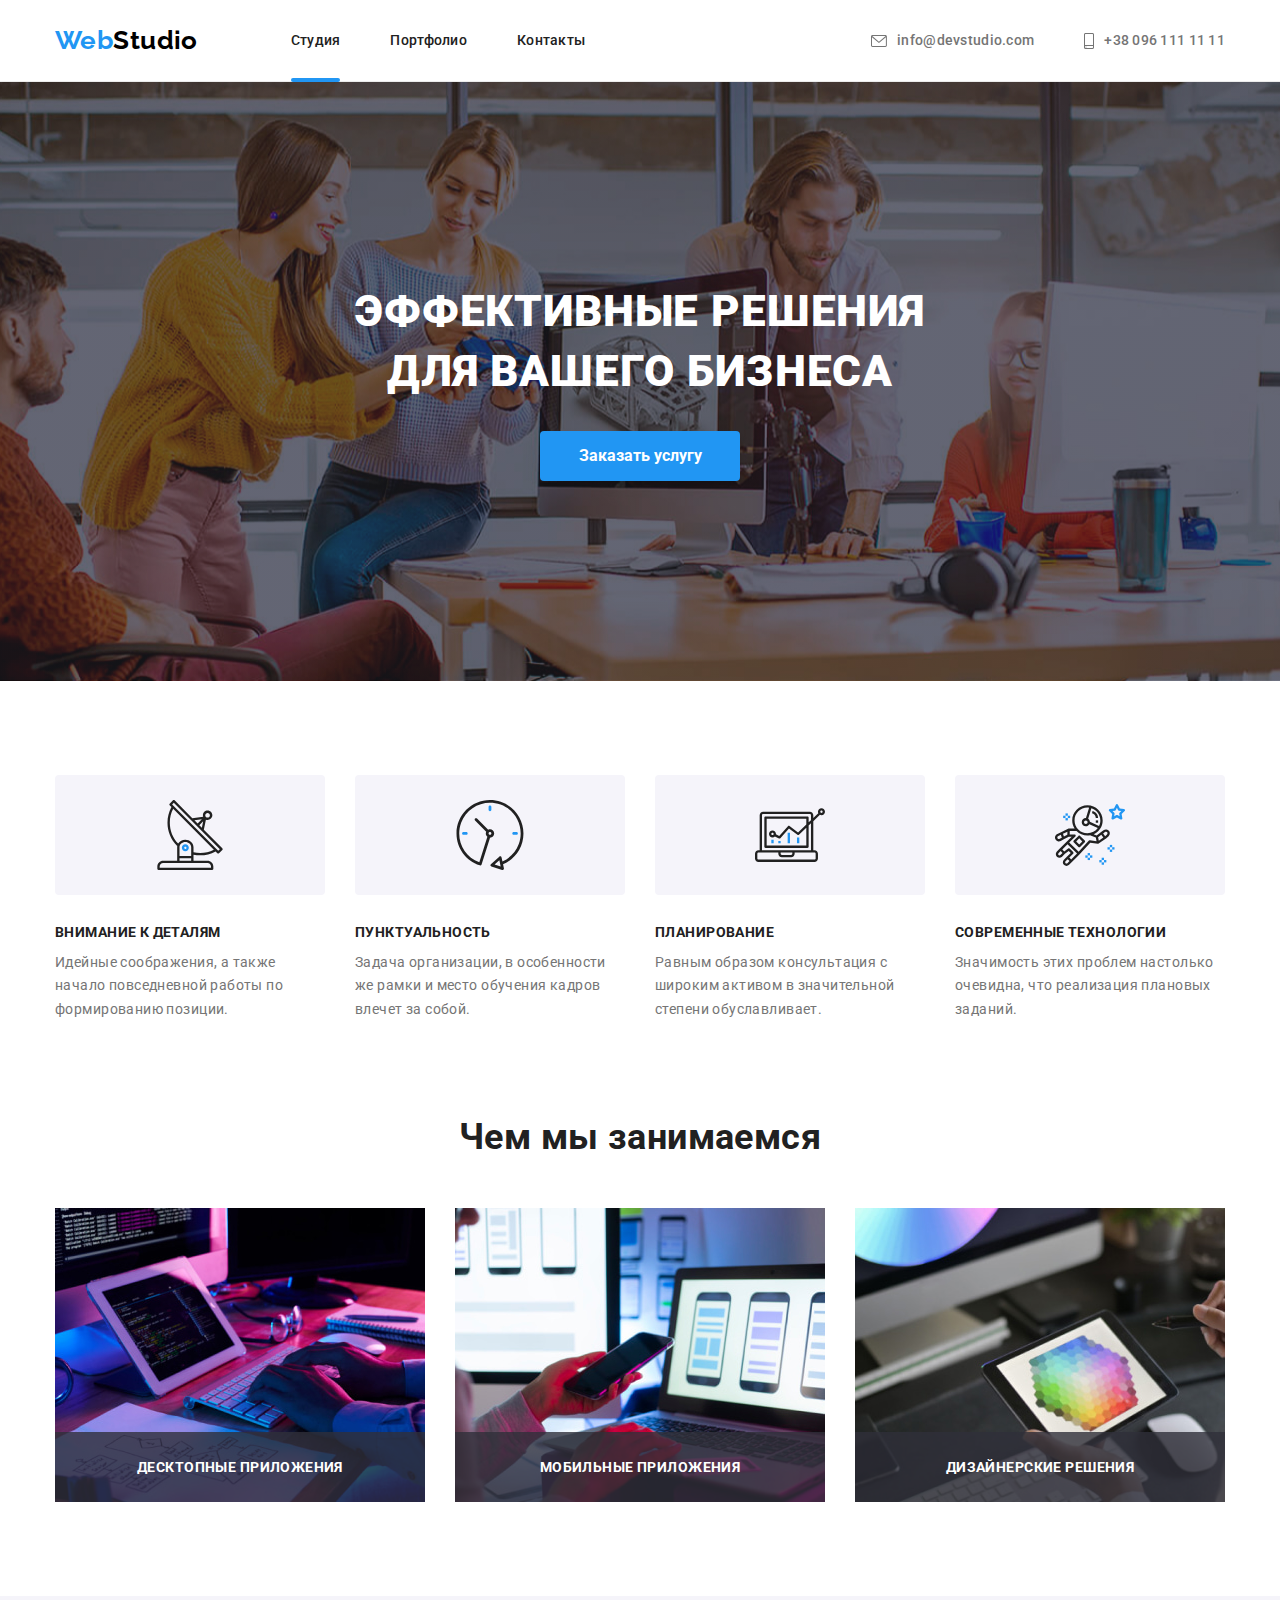
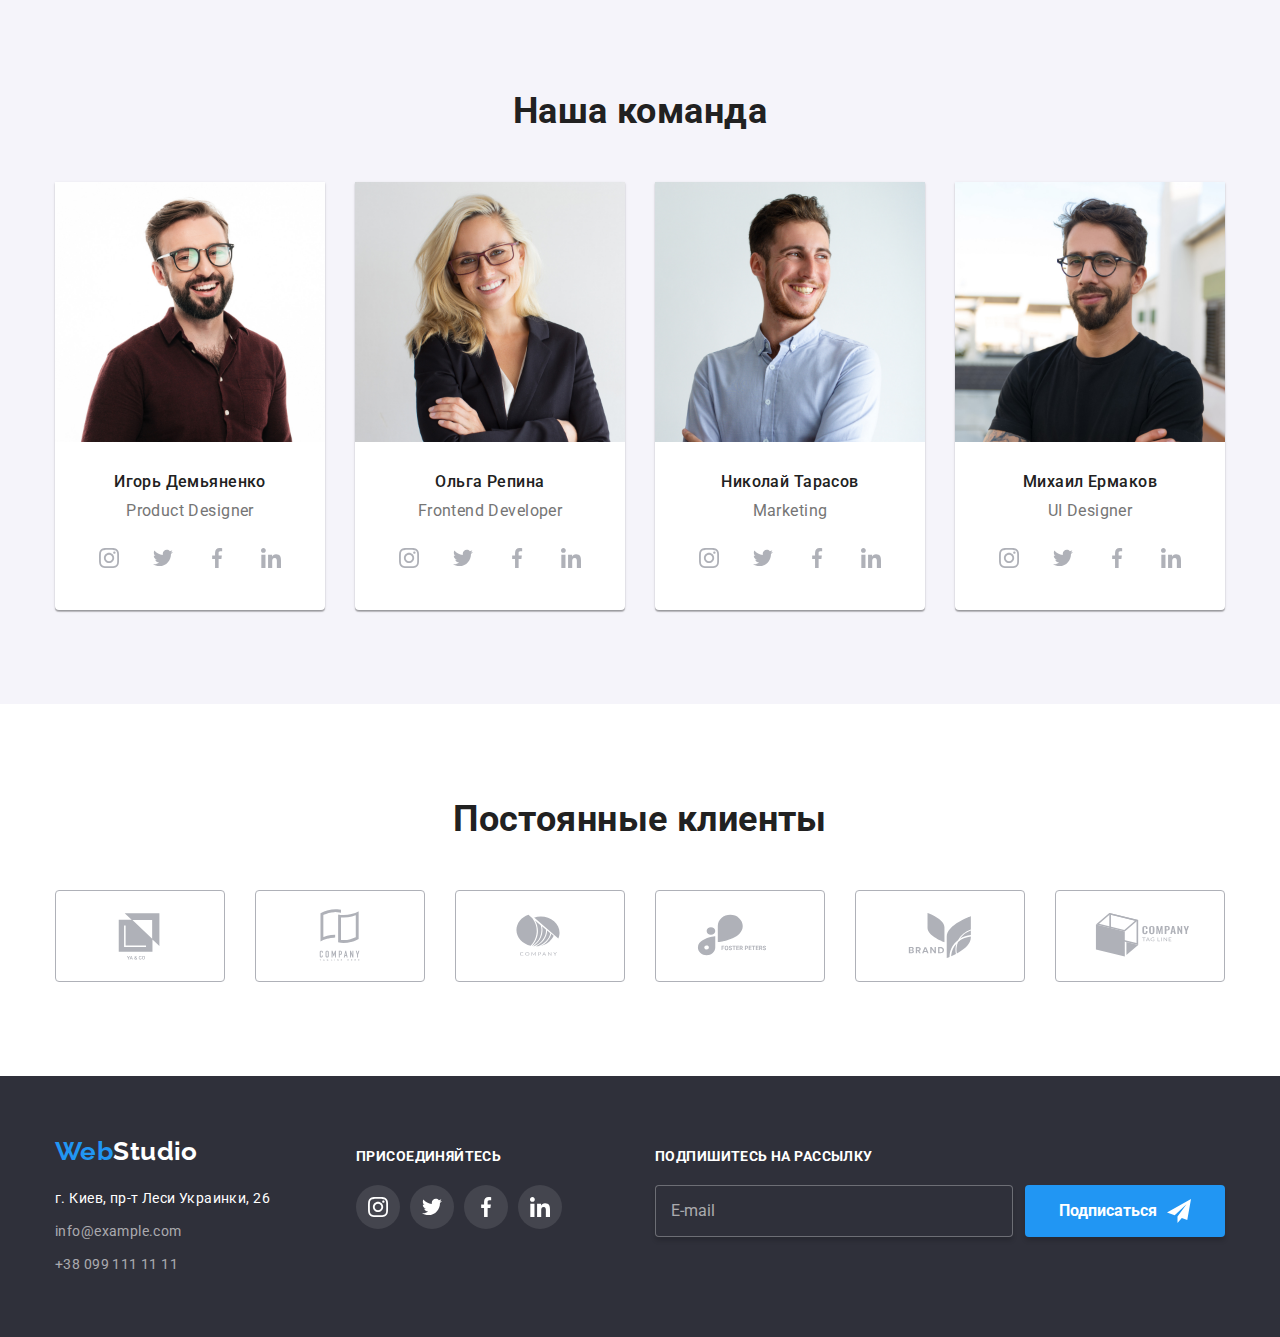
<file: index.html>
<!DOCTYPE html>
<html lang="ru">
  <head>
    <meta charset="UTF-8" />
    <meta http-equiv="X-UA-Compatible" content="IE=edge" />
    <meta name="viewport" content="width=device-width, initial-scale=1.0" />
    <title>WebStudio</title>
    <!-- нормалізатор -->
    <link
      rel="stylesheet"
      href="https://cdn.jsdelivr.net/npm/modern-normalize@1.1.0/modern-normalize.min.css"
    />
    <!-- підключення шрифтів -->
    <link rel="preconnect" href="https://fonts.googleapis.com" />
    <link rel="preconnect" href="https://fonts.gstatic.com" crossorigin />
    <link
      href="https://fonts.googleapis.com/css2?family=Raleway:wght@700&family=Roboto:wght@400;500;700;900&display=swap"
      rel="stylesheet"
    />
    <!-- підключення файлу стилів -->
    <link rel="stylesheet" href="./css/main.min.css" />
  </head>
  <body>
    <!--заголовок страницы-->
    <header class="header">
      <div class="container">
        <nav class="nav">
          <a class="link logo" href=""
            >Web<span class="header__logo">Studio</span>
          </a>
          <ul class="list nav__list">
            <li class="nav__item">
              <a class="link nav__link nav__link--active" href="">Студия</a>
            </li>
            <li class="nav__item">
              <a class="link nav__link" href="./portfolio.html">Портфолио</a>
            </li>
            <li class="nav__item">
              <a class="link nav__link" href="">Контакты</a>
            </li>
          </ul>
          <ul class="list contacts">
            <li class="contacts__item">
              <a class="link contacts__link" href="mailto:info@devstudio.com">
                <svg class="contacts__icon contacts__icon--post">
                  <use href="./images/icons.svg#icon-post"></use>
                </svg>
                info@devstudio.com
              </a>
            </li>

            <li class="contacts__item">
              <a class="link contacts__link" href="tel:+380961111111"
                ><svg class="contacts__icon contacts__icon--phone">
                  <use href="./images/icons.svg#icon-phone"></use>
                </svg>
                +38 096 111 11 11
              </a>
            </li>
          </ul>
        </nav>
      </div>
    </header>
    <main>
      <div class="underline"></div>
      <!--section hero-->
      <section class="hero">
        <div class="">
          <h1 class="hero__title">
            ЭФФЕКТИВНЫЕ РЕШЕНИЯ <br />ДЛЯ ВАШЕГО БИЗНЕСА
          </h1>
          <button class="button" type="button" data-modal-open>
            Заказать услугу
          </button>
        </div>
      </section>

      <!--Наши преимущества features__-->
      <section class="features">
        <div class="container">
          <h2 class="visually-hidden">Features</h2>
          <ul class="list features__list">
            <li class="features__item">
              <div class="features__wrap">
                <svg class="features__icon">
                  <use href="./images/icons.svg#icon-antenna"></use>
                </svg>
              </div>
              <h3 class="features__title">ВНИМАНИЕ К ДЕТАЛЯМ</h3>
              <p class="features__text">
                Идейные соображения, а также начало повседневной работы по
                формированию позиции.
              </p>
            </li>
            <li class="features__item">
              <div class="features__wrap">
                <svg class="features__icon">
                  <use href="./images/icons.svg#icon-clock"></use>
                </svg>
              </div>
              <h3 class="features__title">ПУНКТУАЛЬНОСТЬ</h3>
              <p class="features__text">
                Задача организации, в особенности же рамки и место обучения
                кадров влечет за собой.
              </p>
            </li>
            <li class="features__item">
              <div class="features__wrap">
                <svg class="features__icon">
                  <use href="./images/icons.svg#icon-diagram"></use>
                </svg>
              </div>
              <h3 class="features__title">ПЛАНИРОВАНИЕ</h3>
              <p class="features__text">
                Равным образом консультация с широким активом в значительной
                степени обуславливает.
              </p>
            </li>
            <li class="features__item">
              <div class="features__wrap">
                <svg class="features__icon">
                  <use href="./images/icons.svg#icon-astronaut"></use>
                </svg>
              </div>
              <h3 class="features__title">СОВРЕМЕННЫЕ ТЕХНОЛОГИИ</h3>
              <p class="features__text">
                Значимость этих проблем настолько очевидна, что реализация
                плановых заданий.
              </p>
            </li>
          </ul>
        </div>
      </section>

      <!--Чем занимаемся Services-->
      <section class="services">
        <div class="container">
          <h2 class="title">Чем мы занимаемся</h2>
          <ul class="list services__list">
            <li class="services__item">
              <div class="services__wrap">
                <img
                  class="image"
                  src="./images/photobox1.jpg"
                  alt="верстальщик пишет код"
                  width="370"
                  height="294"
                />
                <p class="services__text">Десктопные приложения</p>
              </div>
            </li>
            <li class="services__item">
              <div class="services__wrap">
                <img
                  class="image"
                  src="./images/photobox2.jpg"
                  alt="человек держит в левой руке смартфон, рядом стоит ноутбук, на котором изображено 3 смартфона"
                  width="370"
                  height="294"
                />
                <p class="services__text">Мобильные приложения</p>
              </div>
            </li>
            <li class="services__item">
              <div class="services__wrap">
                <img
                  class="image"
                  src="./images/photobox3.jpg"
                  alt="в левой руке планшет с изображением 6-гранника, в правой руке stylus-ручка"
                  width="370"
                  height="294"
                />
                <p class="services__text">Дизайнерские решения</p>
              </div>
            </li>
          </ul>
        </div>
      </section>
      <!--Наша команда Team-->
      <section class="team">
        <div class="container">
          <h2 class="title">Наша команда</h2>
          <ul class="list team__list">
            <li class="team__item">
              <img
                class="image team__image"
                src="./images/teamcard1.jpg"
                alt="Игорь Демьяненко"
                width="270"
                height="260"
              />
              <h3 class="team__title">Игорь Демьяненко</h3>
              <p class="team__text">Product Designer</p>

              <ul class="list social-links">
                <li class="social-links__item">
                  <a class="link social-links__link" href="">
                    <svg class="social-links__icon">
                      <use href="./images/icons.svg#icon-instagram"></use>
                    </svg>
                  </a>
                </li>
                <li class="social-links__item">
                  <a class="social-links__link" href="">
                    <svg class="social-links__icon">
                      <use href="./images/icons.svg#icon-twitter"></use>
                    </svg>
                  </a>
                </li>
                <li class="social-links__item">
                  <a class="social-links__link" href="">
                    <svg class="social-links__icon">
                      <use href="./images/icons.svg#icon-facebook"></use>
                    </svg>
                  </a>
                </li>
                <li class="social-links__item">
                  <a class="social-links__link" href="">
                    <svg class="social-links__icon">
                      <use href="./images/icons.svg#icon-linkedin"></use>
                    </svg>
                  </a>
                </li>
              </ul>
            </li>
            <li class="team__item">
              <img
                class="image team__image"
                src="./images/teamcard2.jpg"
                alt="Ольга Репина"
                width="270"
                height="260"
              />
              <h3 class="team__title">Ольга Репина</h3>
              <p class="team__text">Frontend Developer</p>
              <ul class="list social-links">
                <li class="social-links__item">
                  <a class="link social-links__link" href="">
                    <svg class="social-links__icon">
                      <use href="./images/icons.svg#icon-instagram"></use>
                    </svg>
                  </a>
                </li>
                <li class="social-links__item">
                  <a class="social-links__link" href="">
                    <svg class="social-links__icon">
                      <use href="./images/icons.svg#icon-twitter"></use>
                    </svg>
                  </a>
                </li>
                <li class="social-links__item">
                  <a class="social-links__link" href="">
                    <svg class="social-links__icon">
                      <use href="./images/icons.svg#icon-facebook"></use>
                    </svg>
                  </a>
                </li>
                <li class="social-links__item">
                  <a class="social-links__link" href="">
                    <svg class="social-links__icon">
                      <use href="./images/icons.svg#icon-linkedin"></use>
                    </svg>
                  </a>
                </li>
              </ul>
            </li>
            <li class="team__item">
              <img
                class="image team__image"
                src="./images/teamcard3.jpg"
                alt="Николай Тарасов"
                width="270"
                height="260"
              />
              <h3 class="team__title">Николай Тарасов</h3>
              <p class="team__text">Marketing</p>
              <ul class="list social-links">
                <li class="social-links__item">
                  <a class="link social-links__link" href="">
                    <svg class="social-links__icon">
                      <use href="./images/icons.svg#icon-instagram"></use>
                    </svg>
                  </a>
                </li>
                <li class="social-links__item">
                  <a class="social-links__link" href="">
                    <svg class="social-links__icon">
                      <use href="./images/icons.svg#icon-twitter"></use>
                    </svg>
                  </a>
                </li>
                <li class="social-links__item">
                  <a class="social-links__link" href="">
                    <svg class="social-links__icon">
                      <use href="./images/icons.svg#icon-facebook"></use>
                    </svg>
                  </a>
                </li>
                <li class="social-links__item">
                  <a class="social-links__link" href="">
                    <svg class="social-links__icon">
                      <use href="./images/icons.svg#icon-linkedin"></use>
                    </svg>
                  </a>
                </li>
              </ul>
            </li>
            <li class="team__item">
              <img
                class="image team__image"
                src="./images/teamcard4.jpg"
                alt="Михаил Ермаков"
                width="270"
                height="260"
              />
              <h3 class="team__title">Михаил Ермаков</h3>
              <p class="team__text">UI Designer</p>
              <ul class="list social-links">
                <li class="social-links__item">
                  <a class="link social-links__link" href="">
                    <svg class="social-links__icon">
                      <use href="./images/icons.svg#icon-instagram"></use>
                    </svg>
                  </a>
                </li>
                <li class="social-links__item">
                  <a class="social-links__link" href="">
                    <svg class="social-links__icon">
                      <use href="./images/icons.svg#icon-twitter"></use>
                    </svg>
                  </a>
                </li>
                <li class="social-links__item">
                  <a class="social-links__link" href="">
                    <svg class="social-links__icon">
                      <use href="./images/icons.svg#icon-facebook"></use>
                    </svg>
                  </a>
                </li>
                <li class="social-links__item">
                  <a class="social-links__link" href="">
                    <svg class="social-links__icon">
                      <use href="./images/icons.svg#icon-linkedin"></use>
                    </svg>
                  </a>
                </li>
              </ul>
            </li>
          </ul>
        </div>
      </section>
      <!-- Our Clients Наші постійні клієнти -->
      <section class="clients">
        <div class="container">
          <h2 class="title">Постоянные клиенты</h2>
          <ul class="list clients__list">
            <li class="clients__item">
              <a class="clients__link" href=""
                ><svg class="clients__icon">
                  <use href="./images/icons.svg#icon-client1"></use>
                </svg>
              </a>
            </li>
            <li class="clients__item">
              <a class="clients__link" href="">
                <svg class="clients__icon">
                  <use href="./images/icons.svg#icon-client2"></use>
                </svg>
              </a>
            </li>
            <li class="clients__item">
              <a class="clients__link" href="">
                <svg class="clients__icon">
                  <use href="./images/icons.svg#icon-client3"></use>
                </svg>
              </a>
            </li>
            <li class="clients__item">
              <a class="clients__link" href="">
                <svg class="clients__icon">
                  <use href="./images/icons.svg#icon-client4"></use>
                </svg>
              </a>
            </li>
            <li class="clients__item">
              <a class="clients__link" href="">
                <svg class="clients__icon">
                  <use href="./images/icons.svg#icon-client5"></use>
                </svg>
              </a>
            </li>
            <li class="clients__item">
              <a class="clients__link" href="">
                <svg class="clients__icon">
                  <use href="./images/icons.svg#icon-client6"></use>
                </svg>
              </a>
            </li>
          </ul>
        </div>
      </section>
    </main>
    <!--подвал страницы-->
    <footer class="footer">
      <div class="container footer__container">
        <div class="left-wrap">
          <a class="link logo" href="">
            Web<span class="footer__logo">Studio</span>
          </a>

          <address class="address">
            <ul class="list address__list">
              <li class="address__item">г. Киев, пр-т Леси Украинки, 26</li>
              <li class="address__item">
                <a
                  class="link address__contacts"
                  href="mailto:info@example.com"
                >
                  info@example.com
                </a>
              </li>
              <li class="address__item">
                <a class="link address__contacts" href="tel:+380991111111"
                  >+38 099 111 11 11
                </a>
              </li>
            </ul>
          </address>
        </div>

        <div class="middle-wrap">
          <p class="middle-wrap__label">присоединяйтесь</p>
          <ul class="list social-links footer__social-links">
            <li class="social-links__item">
              <a
                class="link social-links__link social-links__link--footer"
                href=""
              >
                <svg class="social-links__icon">
                  <use href="./images/icons.svg#icon-instagram"></use>
                </svg>
              </a>
            </li>
            <li class="social-links__item">
              <a
                class="link social-links__link social-links__link--footer"
                href=""
              >
                <svg class="social-links__icon">
                  <use href="./images/icons.svg#icon-twitter"></use>
                </svg>
              </a>
            </li>
            <li class="social-links__item">
              <a class="social-links__link social-links__link--footer" href="">
                <svg class="social-links__icon">
                  <use href="./images/icons.svg#icon-facebook"></use>
                </svg>
              </a>
            </li>
            <li class="social-links__item">
              <a
                class="link social-links__link social-links__link--footer"
                href=""
              >
                <svg class="social-links__icon">
                  <use href="./images/icons.svg#icon-linkedin"></use>
                </svg>
              </a>
            </li>
          </ul>
        </div>

        <div class="right-wrap">
          <form class="newsletter">
            <label for="email" class="newsletter__label">
              Подпишитесь на рассылку
            </label>
            <div class="newsletter__wrap">
              <input
                id="email"
                type="email"
                name="email"
                placeholder="E-mail"
                class="newsletter__input"
              />
              <button type="submit" class="button newsletter__button">
                <span class="newsletter__button-label">Подписаться</span>
                <svg class="newsletter__button-icon">
                  <use href="./images/icons.svg#icon-send"></use>
                </svg>
              </button>
            </div>
          </form>
        </div>
      </div>
    </footer>
    <!-- модальне вікно -->
    <div class="beckdrop is-hidden" data-modal>
      <div class="modal">
        <button class="modal__button" type="button" data-modal-close>
          <svg class="modal__icon">
            <use href="./images/icons.svg#icon-close-18"></use>
          </svg>
        </button>
        <p class="modal__title">Оставьте свои данные, мы вам перезвоним</p>
        <form name="callback" class="callback">
          <div class="callback__wrap">
            <label for="name" class="callback__label">Имя</label>
            <div class="callback__inner callback__border">
              <svg class="callback__icon">
                <use href="./images/icons.svg#icon-person"></use>
              </svg>
              <input
                id="name"
                type="text"
                name="name"
                class="callback__input"
              />
            </div>

            <label for="phone" class="callback__label">Телефон</label>
            <div class="callback__inner callback__border">
              <svg class="callback__icon">
                <use href="./images/icons.svg#icon-phone-modal"></use>
              </svg>
              <input
                id="phone"
                type="tel"
                name="phone"
                class="callback__input"
              />
            </div>

            <label for="email" class="callback__label">Почта</label>
            <div class="callback__inner callback__border">
              <svg class="callback__icon">
                <use href="./images/icons.svg#icon-email-modal"></use>
              </svg>
              <input
                id="email"
                type="email"
                name="email"
                class="callback__input"
              />
            </div>

            <label for="comment" class="callback__label">Комментарий</label>
            <textarea
              id="comment"
              name="comment"
              placeholder="Введите текст"
              class="callback__textarea callback__border"
            ></textarea>

            <div class="checkbox">
              <input
                id="check-contacts"
                type="checkbox"
                name="check-contacts"
                value="enabled"
                class="checkbox__input visually-hidden"
              />

              <label class="checkbox__contacts" for="check-contacts">
                <span class="checkbox__label"
                  >Соглашаюсь с рассылкой и принимаю</span
                >
                <a class="link checkbox__link" href="">Условия договора</a>
              </label>
            </div>
          </div>
          <button class="button submit-button" type="submit">Отправить</button>
        </form>
      </div>
    </div>
    <script src="./js/modal.js"></script>
  </body>
</html>
</file>
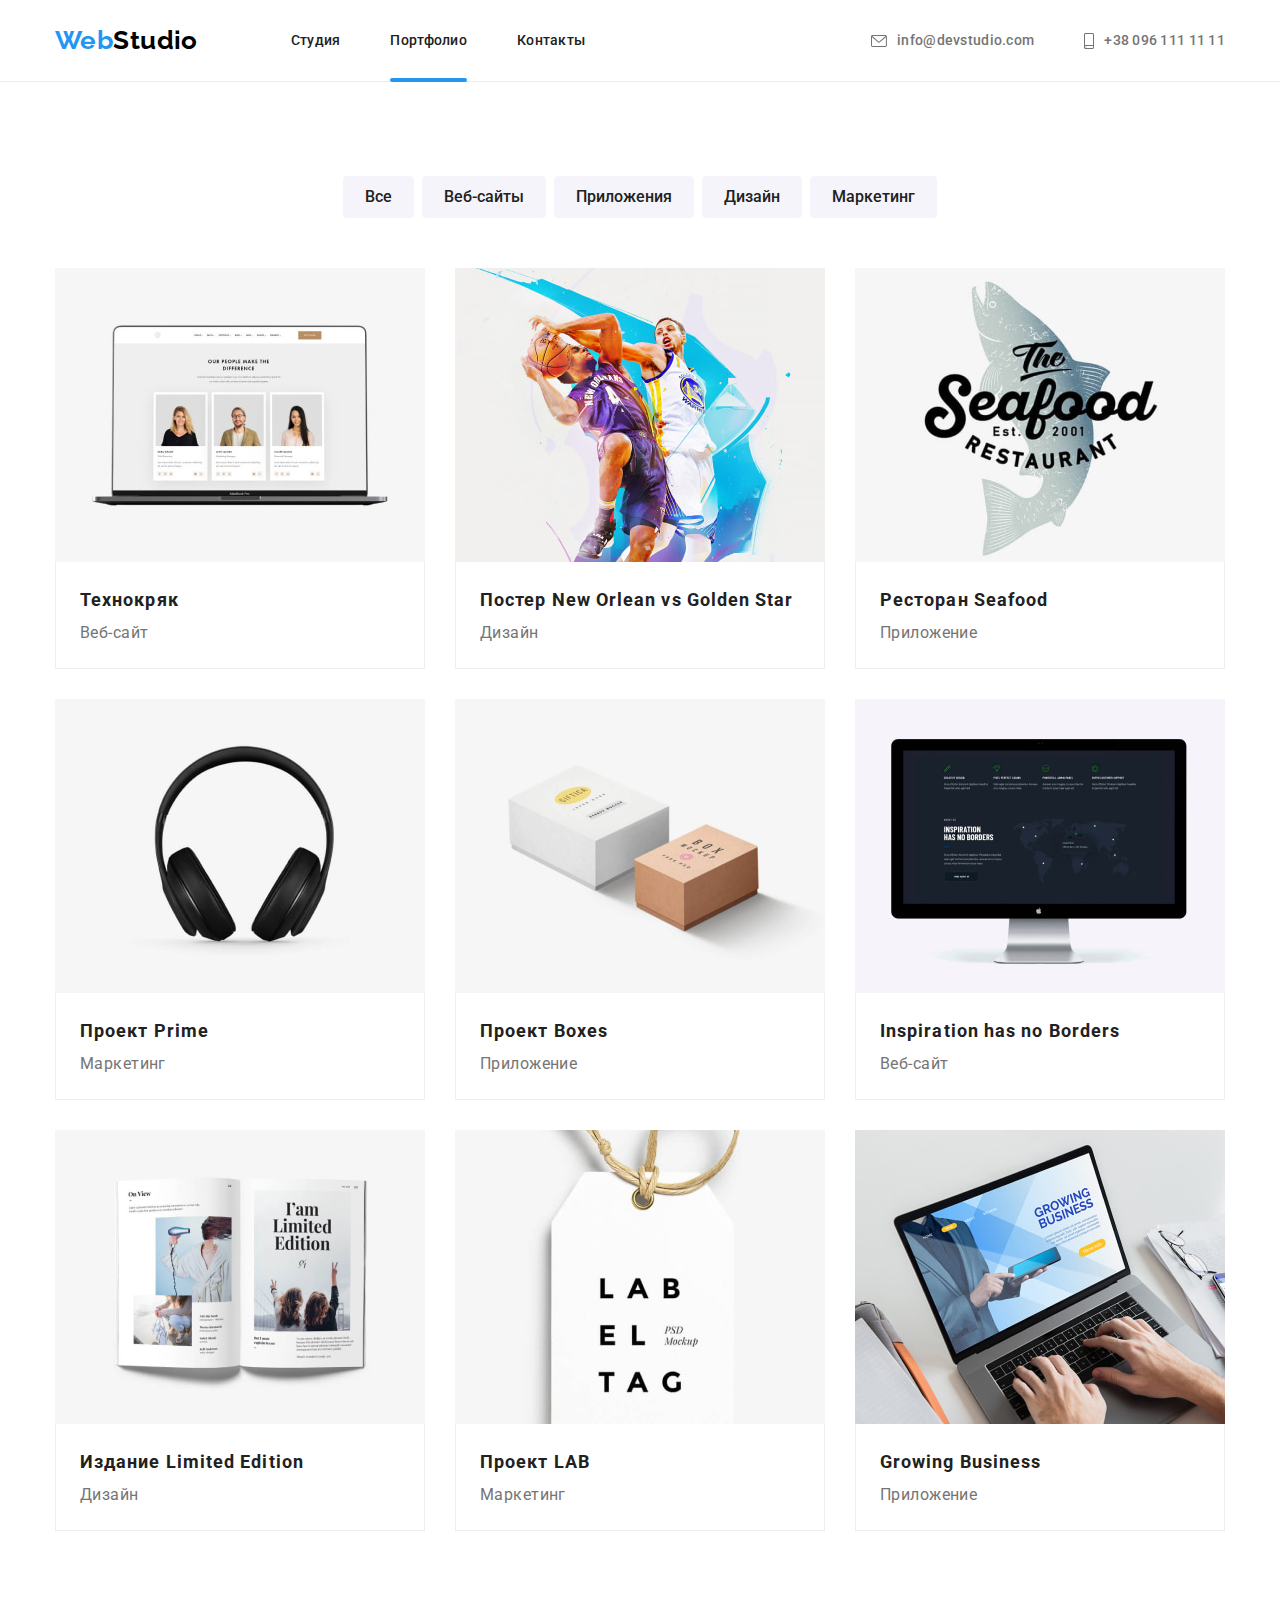
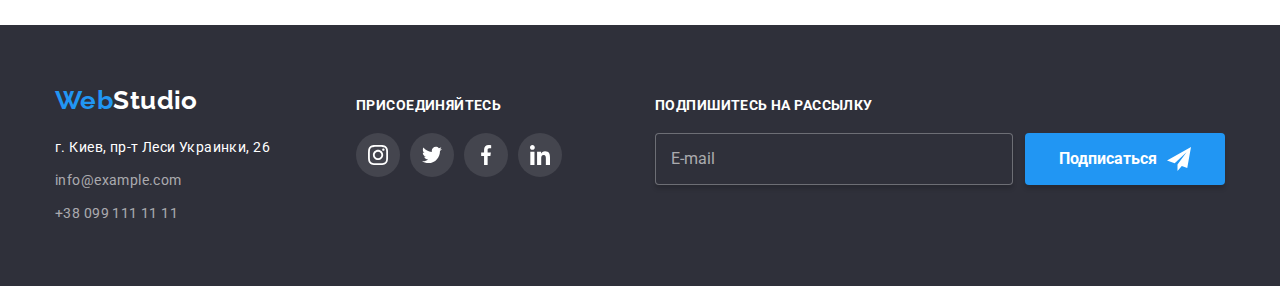
<file: portfolio.html>
<!DOCTYPE html>
<html lang="ru">
  <head>
    <meta charset="UTF-8" />
    <meta http-equiv="X-UA-Compatible" content="IE=edge" />
    <meta name="viewport" content="width=device-width, initial-scale=1.0" />
    <title>WebStudio</title>
    <!-- нормалізатор -->
    <link
      rel="stylesheet"
      href="https://cdn.jsdelivr.net/npm/modern-normalize@1.1.0/modern-normalize.min.css"
    />
    <!-- підключення шрифтів -->
    <link rel="preconnect" href="https://fonts.googleapis.com" />
    <link rel="preconnect" href="https://fonts.gstatic.com" crossorigin />
    <link
      href="https://fonts.googleapis.com/css2?family=Raleway:wght@700&family=Roboto:wght@400;500;700;900&display=swap"
      rel="stylesheet"
    />
    <!-- підключення файлу стилів -->
    <link rel="stylesheet" href="./css/main.min.css" />
  </head>
  <body>
    <!--заголовок страницы-->
    <header class="header">
      <div class="container">
        <nav class="nav">
          <a class="link logo" href=""
            >Web<span class="header__logo">Studio</span>
          </a>
          <ul class="list nav__list">
            <li class="nav__item">
              <a class="link nav__link" href="./index.html">Студия</a>
            </li>
            <li class="nav__item">
              <a class="link nav__link nav__link--active" href="">Портфолио</a>
            </li>
            <li class="nav__item">
              <a class="link nav__link" href="">Контакты</a>
            </li>
          </ul>
          <ul class="list contacts">
            <li class="contacts__item">
              <a class="link contacts__link" href="mailto:info@devstudio.com">
                <svg class="contacts__icon contacts__icon--post">
                  <use href="./images/icons.svg#icon-post"></use>
                </svg>
                info@devstudio.com
              </a>
            </li>

            <li class="contacts__item">
              <a class="link contacts__link" href="tel:+380961111111"
                ><svg class="contacts__icon contacts__icon--phone">
                  <use href="./images/icons.svg#icon-phone"></use>
                </svg>
                +38 096 111 11 11
              </a>
            </li>
          </ul>
        </nav>
      </div>
    </header>
    <main>
      <div class="underline"></div>
      <!-- Галерея -->
      <section class="page-gallery">
        <div class="container">
          <h1 class="visually-hidden">Галерея работ</h1>
          <ul class="list buttons">
            <li class="buttons__item">
              <button class="button-gallery" type="button">Все</button>
            </li>
            <li class="buttons__item">
              <button class="button-gallery" type="button">Веб-сайты</button>
            </li>
            <li class="buttons__item">
              <button class="button-gallery" type="button">Приложения</button>
            </li>
            <li class="buttons__item">
              <button class="button-gallery" type="button">Дизайн</button>
            </li>
            <li class="buttons__item">
              <button class="button-gallery" type="button">Маркетинг</button>
            </li>
          </ul>

          <ul class="list gallery">
            <li class="gallery__item">
              <a class="link gallery__link" href="">
                <div class="gallery__wrap">
                  <img
                    class="image"
                    src="./images/card1.jpg"
                    alt="Веб-сайт Технокряк"
                    width="370"
                    height="294"
                  />
                  <p class="card-overlay">
                    Технокряк это современная площадка распространения
                    коронавируса. Компании используют эту платформу для
                    цифрового шпионажа и атак на защищённые сервера конкурентов.
                  </p>
                </div>
                <div class="gallery__desc">
                  <h2 class="gallery__title">Технокряк</h2>
                  <p class="gallery__text">Веб-сайт</p>
                </div>
              </a>
            </li>
            <li class="gallery__item">
              <a class="link gallery__link" href="">
                <div class="gallery__wrap">
                  <img
                    class="image"
                    src="./images/card2.jpg"
                    alt="Постер New Orlean vs Golden Star"
                    width="370"
                    height="294"
                  />
                  <p class="card-overlay">
                    Технокряк это современная площадка распространения
                    коронавируса. Компании используют эту платформу для
                    цифрового шпионажа и атак на защищённые сервера конкурентов.
                  </p>
                </div>
                <div class="gallery__desc">
                  <h2 class="gallery__title">
                    Постер New Orlean vs Golden Star
                  </h2>
                  <p class="gallery__text">Дизайн</p>
                </div>
              </a>
            </li>
            <li class="gallery__item">
              <a class="link gallery__link" href="">
                <div class="gallery__wrap">
                  <img
                    class="image"
                    src="./images/card3.jpg"
                    alt="Ресторан Seafood"
                    width="370"
                    height="294"
                  />
                  <p class="card-overlay">
                    Технокряк это современная площадка распространения
                    коронавируса. Компании используют эту платформу для
                    цифрового шпионажа и атак на защищённые сервера конкурентов.
                  </p>
                </div>
                <div class="gallery__desc">
                  <h2 class="gallery__title">Ресторан Seafood</h2>
                  <p class="gallery__text">Приложение</p>
                </div>
              </a>
            </li>
            <li class="gallery__item">
              <a class="link gallery__link" href="">
                <div class="gallery__wrap">
                  <img
                    class="image"
                    src="./images/card4.jpg"
                    alt="Проект Prime"
                    width="370"
                    height="294"
                  />
                  <p class="card-overlay">
                    Технокряк это современная площадка распространения
                    коронавируса. Компании используют эту платформу для
                    цифрового шпионажа и атак на защищённые сервера конкурентов.
                  </p>
                </div>
                <div class="gallery__desc">
                  <h2 class="gallery__title">Проект Prime</h2>
                  <p class="gallery__text">Маркетинг</p>
                </div>
              </a>
            </li>
            <li class="gallery__item">
              <a class="link gallery__link" href="">
                <div class="gallery__wrap">
                  <img
                    class="image"
                    src="./images/card5.jpg"
                    alt="Проект Boxes"
                    width="370"
                    height="294"
                  />
                  <p class="card-overlay">
                    Технокряк это современная площадка распространения
                    коронавируса. Компании используют эту платформу для
                    цифрового шпионажа и атак на защищённые сервера конкурентов.
                  </p>
                </div>
                <div class="gallery__desc">
                  <h2 class="gallery__title">Проект Boxes</h2>
                  <p class="gallery__text">Приложение</p>
                </div>
              </a>
            </li>
            <li class="gallery__item">
              <a class="link gallery__link" href="">
                <div class="gallery__wrap">
                  <img
                    class="image"
                    src="./images/card6.jpg"
                    alt="Веб-сайт Inspiration has no Borders"
                    width="370"
                    height="294"
                  />
                  <p class="card-overlay">
                    Технокряк это современная площадка распространения
                    коронавируса. Компании используют эту платформу для
                    цифрового шпионажа и атак на защищённые сервера конкурентов.
                  </p>
                </div>
                <div class="gallery__desc">
                  <h2 class="gallery__title">Inspiration has no Borders</h2>
                  <p class="gallery__text">Веб-сайт</p>
                </div>
              </a>
            </li>
            <li class="gallery__item">
              <a class="link gallery__link" href="">
                <div class="gallery__wrap">
                  <img
                    class="image"
                    src="./images/card7.jpg"
                    alt="Издание Limited Edition"
                    width="370"
                    height="294"
                  />
                  <p class="card-overlay">
                    Технокряк это современная площадка распространения
                    коронавируса. Компании используют эту платформу для
                    цифрового шпионажа и атак на защищённые сервера конкурентов.
                  </p>
                </div>
                <div class="gallery__desc">
                  <h2 class="gallery__title">Издание Limited Edition</h2>
                  <p class="gallery__text">Дизайн</p>
                </div>
              </a>
            </li>
            <li class="gallery__item">
              <a class="link gallery__link" href="">
                <div class="gallery__wrap">
                  <img
                    class="image"
                    src="./images/card8.jpg"
                    alt="Проект LAB"
                    width="370"
                    height="294"
                  />
                  <p class="card-overlay">
                    Технокряк это современная площадка распространения
                    коронавируса. Компании используют эту платформу для
                    цифрового шпионажа и атак на защищённые сервера конкурентов.
                  </p>
                </div>
                <div class="gallery__desc">
                  <h2 class="gallery__title">Проект LAB</h2>
                  <p class="gallery__text">Маркетинг</p>
                </div>
              </a>
            </li>
            <li class="gallery__item">
              <a class="link gallery__link" href="">
                <div class="gallery__wrap">
                  <img
                    class="image"
                    src="./images/card9.jpg"
                    alt="Growing Business"
                    width="370"
                    height="294"
                  />
                  <p class="card-overlay">
                    Технокряк это современная площадка распространения
                    коронавируса. Компании используют эту платформу для
                    цифрового шпионажа и атак на защищённые сервера конкурентов.
                  </p>
                </div>
                <div class="gallery__desc">
                  <h2 class="gallery__title">Growing Business</h2>
                  <p class="gallery__text">Приложение</p>
                </div>
              </a>
            </li>
          </ul>
        </div>
      </section>
    </main>
    <!--подвал страницы-->
    <footer class="footer">
      <div class="container footer__container">
        <div class="left-wrap">
          <a class="link logo" href="">
            Web<span class="footer__logo">Studio</span>
          </a>

          <address class="address">
            <ul class="list address__list">
              <li class="address__item">г. Киев, пр-т Леси Украинки, 26</li>
              <li class="address__item">
                <a
                  class="link address__contacts"
                  href="mailto:info@example.com"
                >
                  info@example.com
                </a>
              </li>
              <li class="address__item">
                <a class="link address__contacts" href="tel:+380991111111"
                  >+38 099 111 11 11
                </a>
              </li>
            </ul>
          </address>
        </div>

        <div class="middle-wrap">
          <p class="middle-wrap__label">присоединяйтесь</p>
          <ul class="list social-links footer__social-links">
            <li class="social-links__item">
              <a
                class="link social-links__link social-links__link--footer"
                href=""
              >
                <svg class="social-links__icon">
                  <use href="./images/icons.svg#icon-instagram"></use>
                </svg>
              </a>
            </li>
            <li class="social-links__item">
              <a
                class="link social-links__link social-links__link--footer"
                href=""
              >
                <svg class="social-links__icon">
                  <use href="./images/icons.svg#icon-twitter"></use>
                </svg>
              </a>
            </li>
            <li class="social-links__item">
              <a class="social-links__link social-links__link--footer" href="">
                <svg class="social-links__icon">
                  <use href="./images/icons.svg#icon-facebook"></use>
                </svg>
              </a>
            </li>
            <li class="social-links__item">
              <a
                class="link social-links__link social-links__link--footer"
                href=""
              >
                <svg class="social-links__icon">
                  <use href="./images/icons.svg#icon-linkedin"></use>
                </svg>
              </a>
            </li>
          </ul>
        </div>

        <div class="right-wrap">
          <form class="newsletter">
            <label for="email" class="newsletter__label">
              Подпишитесь на рассылку
            </label>
            <div class="newsletter__wrap">
              <input
                id="email"
                type="email"
                name="email"
                placeholder="E-mail"
                class="newsletter__input"
              />
              <button type="submit" class="button newsletter__button">
                <span class="newsletter__button-label">Подписаться</span>
                <svg class="newsletter__button-icon">
                  <use href="./images/icons.svg#icon-send"></use>
                </svg>
              </button>
            </div>
          </form>
        </div>
      </div>
    </footer>
  </body>
</html>
</file>
<file: css/main.min.css>
:root{--trans-duration: 250ms;--trans-timing-func: cubic-bezier(0.4, 0, 0.2, 1);--primary-font: roboto, sans-serif;--logo-font: Raleway, sans-serif;--bgc-dark: #2f303a;--bgc-dark-alpha: #2f303acc;--color-primary-dark: #ffffff;--color-footer-contacts: rgba(255, 255, 255, 0.6);--bcg-light: #ffffff;--color-primary-light: #757575;--bcg-team: #f5f4fa;--color-logo-primary: #2196f3;--color-logo-header-secondary: #000000;--color-logo-footer-secondary: #ffffff;--color-title-nav: #212121;--color-nav-active: #2196f3;--bcg-hero: #c4c4c4;--bcg-button-primary: #2196f3;--color-button: #ffffff;--bcg-button-hover: #188ce8;--bgc-portfolio-button: #f5f4fa;--color-portfolio-button: #212121;--bgc-portfolio-button-hover: #2196f3;--color-portfolio-button-hover: #ffffff;--color-clients: #afb1b8}h1,h2,h3,h4,h5,h6,p{margin:0}.link{text-decoration:none}.list{list-style:none;margin:0;padding-left:0}.image{display:block}.visually-hidden{position:absolute;white-space:nowrap;width:1px;height:1px;overflow:hidden;border:0;padding:0;clip:rect(0 0 0 0);clip-path:inset(50%);margin:-1px}.underline{border-bottom:1px solid #ececec}.title{margin-bottom:50px;font-size:36px;line-height:1.17;color:var(--color-title-nav)}body{background-color:var(--bcg-light);color:var(--color-primary-light);font-family:var(--primary-font);font-size:14px;font-weight:400;letter-spacing:0.03em}.container{width:1200px;padding-left:15px;padding-right:15px;margin-left:auto;margin-right:auto}.button,.button-gallery{font-family:inherit;font-size:16px;line-height:1.85;cursor:pointer;border-width:0px;border-radius:4px}.button{display:inline-flex;font-weight:700;justify-content:center;align-items:center;min-width:200px;padding:10px 32px;box-shadow:0 4px 4px rgba(0,0,0,0.15);background-color:var(--bcg-button-primary);color:var(--color-button);transition-property:background-color;transition-duration:var(--trans-duration);transition-timing-function:var(--trans-timing-func)}.button-gallery{padding:6px 22px;font-weight:500;background-color:var(--bgc-portfolio-button);color:var(--color-portfolio-button);transition-property:color, background-color, box-shadow;transition-duration:var(--trans-duration);transition-timing-function:var(--trans-timing-func)}.button-gallery:hover,.button-gallery:focus{background-color:var(--bgc-portfolio-button-hover);color:var(--color-portfolio-button-hover);box-shadow:0px 2px 2px 0px rgba(0,0,0,0.12),0px 1px 2px 0px rgba(0,0,0,0.08),0px 3px 1px 0px rgba(0,0,0,0.1)}.social-links{display:flex;align-items:center;justify-content:center}.social-links__item:not(:last-child){margin-right:10px}.social-links__link{display:flex;align-items:center;justify-content:center;width:44px;height:44px;border:1px solid transparent;border-radius:50% 50%;color:var(--color-clients);transition-property:color, background-color;transition-duration:var(--trans-duration);transition-timing-function:var(--trans-timing-func)}.social-links__link:hover,.social-links__link:focus{color:var(--color-button);background-color:var(--color-nav-active)}.social-links__icon{width:20px;height:20px;fill:currentColor}.logo{font-family:var(--logo-font);font-weight:700;font-size:26px;line-height:1.2;color:var(--color-logo-primary)}.header__logo{color:var(--color-logo-header-secondary)}.footer__logo{color:var(--color-logo-footer-secondary)}.header{padding-top:25px;padding-bottom:25px}.nav{display:flex;align-items:center}.nav__list{display:flex;margin-left:93px;font-weight:500;line-height:1.17;letter-spacing:0.02em}.nav__item:not(:first-child){margin-left:50px}.nav__link{color:var(--color-title-nav);transition-property:color;transition-duration:var(--trans-duration);transition-timing-function:var(--trans-timing-func)}.nav__link:hover,.nav__link:focus{color:var(--color-nav-active)}.nav__link--active{position:relative}.nav__link--active::after{content:"";position:absolute;width:100%;height:4px;border-radius:2px;background-color:var(--color-nav-active);bottom:-34px;left:0;pointer-events:none;transition-property:background-color;transition-duration:var(--trans-duration);transition-timing-function:var(--trans-timing-func)}.contacts{display:flex;margin-left:auto;font-weight:500;line-height:1.14;letter-spacing:0.02em;list-style:none}.contacts__item:first-child{margin-right:50px}.contacts__link{display:flex;align-items:center;color:inherit;transition-property:color;transition-duration:var(--trans-duration);transition-timing-function:var(--trans-timing-func)}.contacts__link:hover,.contacts__link:focus{color:var(--color-nav-active)}.contacts__icon{fill:currentColor;margin-right:10px}.contacts__icon--post{width:16px;height:12px}.contacts__icon--phone{width:10px;height:16px}.hero{background-color:var(--bcg-hero);letter-spacing:0.06em;padding-top:200px;padding-bottom:200px;text-align:center;background-image:linear-gradient(rgba(47,48,58,0.4), rgba(47,48,58,0.4)),url(../images/hero-img.jpg);background-repeat:no-repeat;background-position:calc(100% / 2) calc(100% / 2);background-size:1600px, 1600px}.hero__title{font-weight:900;font-size:44px;line-height:1.35;margin-bottom:30px;text-transform:uppercase;color:var(--color-primary-dark)}.features{padding-top:94px;padding-bottom:94px}.features__list{display:flex;text-align:left}.features__item{flex-basis:270px}.features__item:not(:first-child){margin-left:30px}.features__wrap{display:flex;align-items:center;justify-content:center;width:100%;height:120px;margin-bottom:30px;background-color:var(--bcg-team);border-radius:4px}.features__icon{width:70px;height:70px}.features__title{color:var(--color-title-nav);font-weight:700;font-size:14px;line-height:1.14;margin-bottom:10px;text-transform:uppercase}.features__text{line-height:1.7}.services{padding-top:0px;padding-bottom:94px;text-align:center}.services__list{display:flex}.services__item:not(:first-child){margin-left:30px}.services__wrap{position:relative}.services__text{width:370px;height:70px;display:flex;align-items:center;justify-content:center;font-weight:700;text-transform:uppercase;background-color:Var(--bgc-dark-alpha);color:var(--color-primary-dark);position:absolute;left:0;bottom:0}.team{background-color:var(--bcg-team);padding-top:94px;padding-bottom:94px;text-align:center}.team__list{display:flex}.team__item{padding-bottom:30px;background-color:#ffffff;font-size:16px;line-height:1.19;border-radius:0 0 4px 4px;box-shadow:0px 2px 1px rgba(0,0,0,0.2),0px 1px 1px rgba(0,0,0,0.14),0px 1px 3px rgba(0,0,0,0.12)}.team__item:not(:first-child){margin-left:30px}.team__image{margin-bottom:30px}.team__title{font-size:inherit;margin-bottom:10px;font-weight:500;color:var(--color-title-nav)}.team__text{margin-bottom:16px}.clients{padding-top:94px;padding-bottom:94px;text-align:center}.clients__list{display:flex;align-items:center;justify-content:center}.clients__item:not(:last-child){margin-right:30px}.clients__link{display:flex;align-items:center;justify-content:center;width:170px;height:92px;border:1px solid var(--color-clients);border-radius:4px;color:var(--color-clients);transition-property:color, border-color;transition-duration:var(--trans-duration);transition-timing-function:var(--trans-timing-func)}.clients__link:hover,.clients__link:focus{border-color:var(--color-nav-active);color:var(--color-nav-active)}.clients__icon{width:106px;height:60px;fill:currentColor}.footer{background-color:var(--bgc-dark);text-align:left;padding-top:60px;padding-bottom:60px}.footer__container{display:flex}.left-wrap{margin-right:70px}.address{font-style:normal;margin-top:20px;line-height:1.71;color:var(--color-primary-dark)}.address__list{width:231px}.address__item:not(:last-child){margin-bottom:9px}.address__contacts{color:var(--color-footer-contacts);transition-property:color;transition-duration:var(--trans-duration);transition-timing-function:var(--trans-timing-func)}.address__contacts:hover,.address__contacts:focus{color:var(--color-nav-active)}.middle-wrap{margin-right:93px}.middle-wrap__label{padding-top:12px;font-weight:700;text-transform:uppercase;line-height:1.17;color:var(--color-primary-dark)}.footer__social-links{margin-top:20px;fill:currentColor}.social-links__link--footer{background-color:rgba(255,255,255,0.1);color:var(--color-primary-dark)}.social-links__link--footer:hover,.social-links__link--footer:focus{background-color:var(--color-nav-active)}.right-wrap{flex-grow:1}.newsletter{display:flex;flex-direction:column}.newsletter__label{padding-top:12px;font-weight:700;text-transform:uppercase;line-height:1.17;color:var(--color-primary-dark)}.newsletter__label{margin-bottom:20px}.newsletter__wrap{display:flex;justify-content:space-between}.newsletter__input{padding:15px;margin-right:12px;border:1px solid;border-color:rgba(255,255,255,0.3);box-shadow:0px 4px 4px 0px #00000026;background-color:var(--bgc-dark);border-radius:4px;flex-grow:1;font-family:inherit;font-weight:400;font-size:16px;line-height:1.25;color:var(--color-footer-contacts);outline:transparent;transition-property:border-color;transition-duration:var(--trans-duration);transition-timing-function:var(--trans-timing-func)}.newsletter__input:focus-within{border-color:var(--color-nav-active)}.newsletter__input::placeholder{color:var(--color-footer-contacts)}.newsletter__button{padding:10px 29px;flex-grow:0;margin-right:0}.newsletter__button-label{margin-right:10px}.newsletter__button-icon{width:24px;height:24px;fill:currentColor}.page-gallery{padding-top:94px;padding-bottom:94px}.buttons{display:flex;justify-content:center;margin-bottom:50px}.buttons__item:nth-child(n+2){margin-left:8px}.gallery{display:flex;flex-wrap:wrap}.gallery__item:not(:nth-child(3n+1)){margin-left:30px}.gallery__item:nth-child(-n+6){margin-bottom:30px}.gallery__link{max-width:370px;display:block;text-align:left;transition-property:box-shadow;transition-duration:var(--trans-duration);transition-timing-function:var(--trans-timing-func)}.gallery__link:hover{box-shadow:1px 4px 6px 0px rgba(0,0,0,0.16),0px 4px 4px 0px rgba(0,0,0,0.06),0px 1px 1px 0px rgba(0,0,0,0.12)}.gallery__link:hover .card-overlay{transform:translateY(0)}.gallery__image{display:block}.gallery__desc{padding:20px 24px;border-left:1px solid #eeeeee;border-bottom:1px solid #eeeeee;border-right:1px solid #eeeeee}.gallery__title{font-weight:700;font-size:18px;line-height:2;letter-spacing:0.06em;color:var(--color-title-nav)}.gallery__text{font-size:16px;line-height:1.87;color:var(--color-primary-light)}.gallery__wrap{position:relative;overflow:hidden}.card-overlay{position:absolute;left:0;bottom:0;transition:transform;transition-duration:var(--trans-duration);transition-timing-function:var(--trans-timing-func);transform:translateY(100%);background-color:var(--color-nav-active);color:var(--color-primary-dark);font-size:18px;line-height:1.55;padding-left:24px;padding-right:24px;display:flex;align-items:center;width:100%;height:100%}.beckdrop{position:fixed;left:50%;top:0;transform:translate(-50%);width:100vw;height:100vh;background-color:#00000033;visibility:visible;pointer-events:initial;opacity:1}.modal{display:flex;flex-direction:column;justify-content:space-between;position:absolute;left:50%;top:50%;opacity:1;transform:translate(-50%, -50%) scale(1);width:528px;height:581px;padding:40px;border-radius:4px;background-color:#ffffff;box-shadow:0px 2px 1px 0px #00000033, 0px 1px 1px 0px #00000024, 0px 1px 3px 0px #0000001f;transition-property:transform, opacity;transition-duration:var(--trans-duration);transition-timing-function:var(--trans-timing-func)}.modal__title{font-weight:700;font-size:20px;line-height:1.15;margin-bottom:12px;text-align:Center;color:#212121}.modal__button{position:absolute;top:8px;right:8px;padding:6px;border:1px solid #0000001a;background-color:#ffffff;border-radius:50%;display:flex;align-items:center;justify-content:center;cursor:pointer;color:#000000}.modal__button:hover,.modal__button:focus{color:var(--color-nav-active)}.modal__icon{width:18px;height:18px;fill:currentColor}.beckdrop.is-hidden>.modal{transform:translate(-50%, -50%) scale(0);opacity:0}.beckdrop.is-hidden{visibility:hidden;transition:opacity 0;transition-delay:var(--trans-duration);pointer-events:none}.callback{height:100%;display:flex;flex-direction:column}.callback__wrap{display:flex;flex-grow:1;flex-direction:column;justify-content:space-between}.callback__label{margin-bottom:4px;font-size:12px;line-height:1.17;letter-spacing:0.01em}.callback__inner{height:40px;margin-bottom:10px;color:var(--color-title-nav);display:flex;justify-content:space-between;align-items:center;transition:border-color, color;transition-duration:var(--trans-duration);transition-timing-function:var(--trans-timing-func)}.callback__inner:focus-within{border-color:var(--color-nav-active);color:var(--color-nav-active)}.callback__border{padding:11px 12px;outline:transparent;border:1px solid rgba(33,33,33,0.2);border-radius:4px}.callback__icon{width:18px;height:18px;margin-right:12px;fill:currentColor}.callback__textarea{flex-grow:1;resize:none;margin-bottom:20px;transition:border-color;transition-duration:var(--trans-duration);transition-timing-function:var(--trans-timing-func)}.callback__textarea:focus-within{border-color:var(--color-nav-active)}.callback__textarea::placeholder{font-size:14px;line-height:1.14;letter-spacing:0.01em;color:rgba(117,117,117,0.5)}.callback__input{flex-grow:1;border:none;outline:transparent}.submit-button{margin-left:auto;margin-right:auto}.checkbox{margin-left:auto;margin-right:auto}.checkbox__input{color:white;border:none;outline:transparent}.checkbox__contacts{display:inline-flex;align-items:center;cursor:pointer;margin-bottom:30px}.checkbox__contacts::before{content:"";display:inline-block;width:16px;height:15px;margin-right:8px;background-color:var(--bcg-light);transition:background-image, background-color;transition-duration:var(--trans-duration);transition-timing-function:var(--trans-timing-func);background-image:url("../images/icon-checkbox.svg");background-position:50% 50%;background-repeat:no-repeat}.checkbox__input:checked+.checkbox__contacts::before{content:"";display:inline-block;width:16px;height:15px;margin-right:8px;background-color:var(--color-nav-active);background-image:url("../images/icon-checked.svg");background-position:50% 50%;background-repeat:no-repeat}.checkbox__label{font-size:14px;line-height:1.71;margin-right:4px;color:var(--color-primary-light)}.checkbox__link{color:var(--color-nav-active);position:relative}.checkbox__link::after{content:"";position:absolute;width:100%;height:1px;left:0;bottom:0;background-color:var(--color-nav-active)}
/*# sourceMappingURL=main.min.css.map */
</file>
